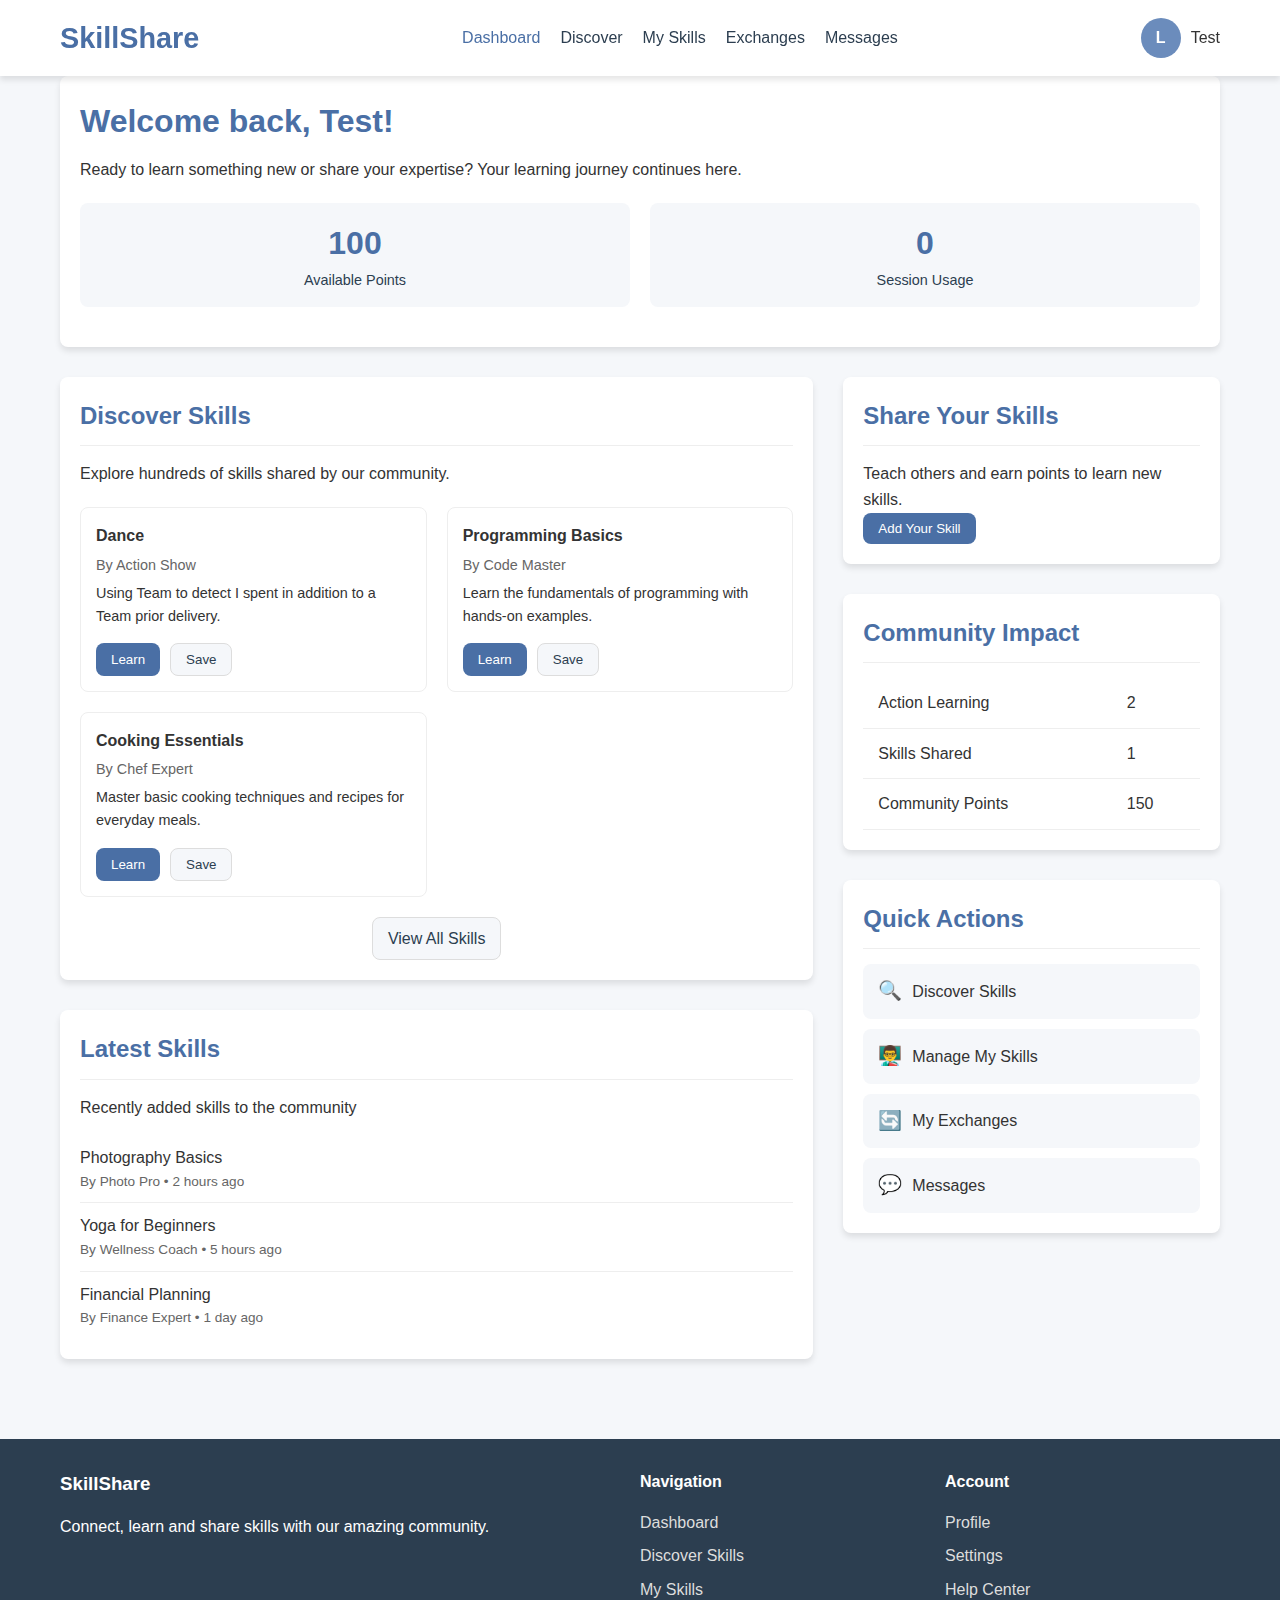
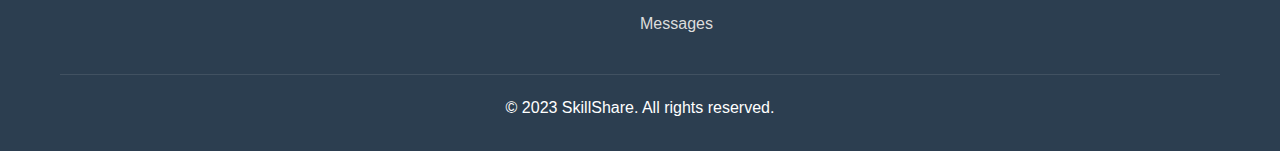
<file: index.html>
<!DOCTYPE html>
<html lang="en">
<head>
    <meta charset="UTF-8">
    <meta name="viewport" content="width=device-width, initial-scale=1.0">
    <title>Dashboard - SkillShare</title>
    <link rel="stylesheet" href="./styles.css">
</head>
<body>
    <header>
        <div class="container">
            <div class="header-container">
                <div class="logo">SkillShare</div>
                <ul class="nav-links">
                    <li><a href="index.html" class="active">Dashboard</a></li>
                    <li><a href="discover.html">Discover</a></li>
                    <li><a href="my-skills.html">My Skills</a></li>
                    <li><a href="exchanges.html">Exchanges</a></li>
                    <li><a href="messages.html">Messages</a></li>
                </ul>
                <div class="user-info">
                    <div class="user-avatar">L</div>
                    <span>Test</span>
                </div>
            </div>
        </div>
    </header>

    <main class="container">
        <!-- Welcome Section -->
        <section class="welcome-section">
            <h1>Welcome back, Test!</h1>
            <p>Ready to learn something new or share your expertise? Your learning journey continues here.</p>
            
            <div class="stats-container">
                <div class="stat-card">
                    <div class="stat-value">100</div>
                    <div class="stat-label">Available Points</div>
                </div>
                <div class="stat-card">
                    <div class="stat-value">0</div>
                    <div class="stat-label">Session Usage</div>
                </div>
            </div>
        </section>

        <div class="content-grid">
            <!-- Left Column -->
            <div class="left-column">
                <!-- Discover Skills -->
                <section class="section">
                    <h2>Discover Skills</h2>
                    <p>Explore hundreds of skills shared by our community.</p>
                    
                    <div class="skill-grid">
                        <div class="skill-card">
                            <div class="skill-title">Dance</div>
                            <div class="skill-author">By Action Show</div>
                            <div class="skill-description">Using Team to detect I spent in addition to a Team prior delivery.</div>
                            <div class="action-buttons">
                                <button class="btn btn-primary">Learn</button>
                                <button class="btn btn-secondary">Save</button>
                            </div>
                        </div>
                        <div class="skill-card">
                            <div class="skill-title">Programming Basics</div>
                            <div class="skill-author">By Code Master</div>
                            <div class="skill-description">Learn the fundamentals of programming with hands-on examples.</div>
                            <div class="action-buttons">
                                <button class="btn btn-primary">Learn</button>
                                <button class="btn btn-secondary">Save</button>
                            </div>
                        </div>
                        <div class="skill-card">
                            <div class="skill-title">Cooking Essentials</div>
                            <div class="skill-author">By Chef Expert</div>
                            <div class="skill-description">Master basic cooking techniques and recipes for everyday meals.</div>
                            <div class="action-buttons">
                                <button class="btn btn-primary">Learn</button>
                                <button class="btn btn-secondary">Save</button>
                            </div>
                        </div>
                    </div>
                    
                    <div class="view-all">
                        <a href="discover.html" class="btn btn-secondary">View All Skills</a>
                    </div>
                </section>

                <!-- Latest Skills -->
                <section class="section">
                    <h2>Latest Skills</h2>
                    <p>Recently added skills to the community</p>
                    
                    <div class="skill-list">
                        <div class="skill-item">
                            <div class="skill-name">Photography Basics</div>
                            <div class="skill-meta">By Photo Pro • 2 hours ago</div>
                        </div>
                        <div class="skill-item">
                            <div class="skill-name">Yoga for Beginners</div>
                            <div class="skill-meta">By Wellness Coach • 5 hours ago</div>
                        </div>
                        <div class="skill-item">
                            <div class="skill-name">Financial Planning</div>
                            <div class="skill-meta">By Finance Expert • 1 day ago</div>
                        </div>
                    </div>
                </section>
            </div>

            <!-- Right Column -->
            <div class="right-column">
                <!-- Share Your Skills -->
                <section class="section">
                    <h2>Share Your Skills</h2>
                    <p>Teach others and earn points to learn new skills.</p>
                    <button class="btn btn-primary">Add Your Skill</button>
                </section>

                <!-- Community Impact -->
                <section class="section">
                    <h2>Community Impact</h2>
                    <table class="data-table">
                        <tr>
                            <td>Action Learning</td>
                            <td>2</td>
                        </tr>
                        <tr>
                            <td>Skills Shared</td>
                            <td>1</td>
                        </tr>
                        <tr>
                            <td>Community Points</td>
                            <td>150</td>
                        </tr>
                    </table>
                </section>

                <!-- Quick Actions -->
                <section class="section">
                    <h2>Quick Actions</h2>
                    <div class="action-list">
                        <a href="discover.html" class="action-item">
                            <span class="action-icon">🔍</span>
                            <span>Discover Skills</span>
                        </a>
                        <a href="my-skills.html" class="action-item">
                            <span class="action-icon">👨‍🏫</span>
                            <span>Manage My Skills</span>
                        </a>
                        <a href="exchanges.html" class="action-item">
                            <span class="action-icon">🔄</span>
                            <span>My Exchanges</span>
                        </a>
                        <a href="messages.html" class="action-item">
                            <span class="action-icon">💬</span>
                            <span>Messages</span>
                        </a>
                    </div>
                </section>
            </div>
        </div>
    </main>

    <footer>
        <div class="container">
            <div class="footer-content">
                <div class="footer-section">
                    <h3>SkillShare</h3>
                    <p>Connect, learn and share skills with our amazing community.</p>
                </div>
                <div class="footer-section">
                    <h4>Navigation</h4>
                    <ul>
                        <li><a href="dashboard.html">Dashboard</a></li>
                        <li><a href="discover.html">Discover Skills</a></li>
                        <li><a href="my-skills.html">My Skills</a></li>
                        <li><a href="messages.html">Messages</a></li>
                    </ul>
                </div>
                <div class="footer-section">
                    <h4>Account</h4>
                    <ul>
                        <li><a href="#">Profile</a></li>
                        <li><a href="#">Settings</a></li>
                        <li><a href="#">Help Center</a></li>
                    </ul>
                </div>
            </div>
            <div class="footer-bottom">
                <p>&copy; 2023 SkillShare. All rights reserved.</p>
            </div>
        </div>
    </footer>
</body>
</html>
</file>
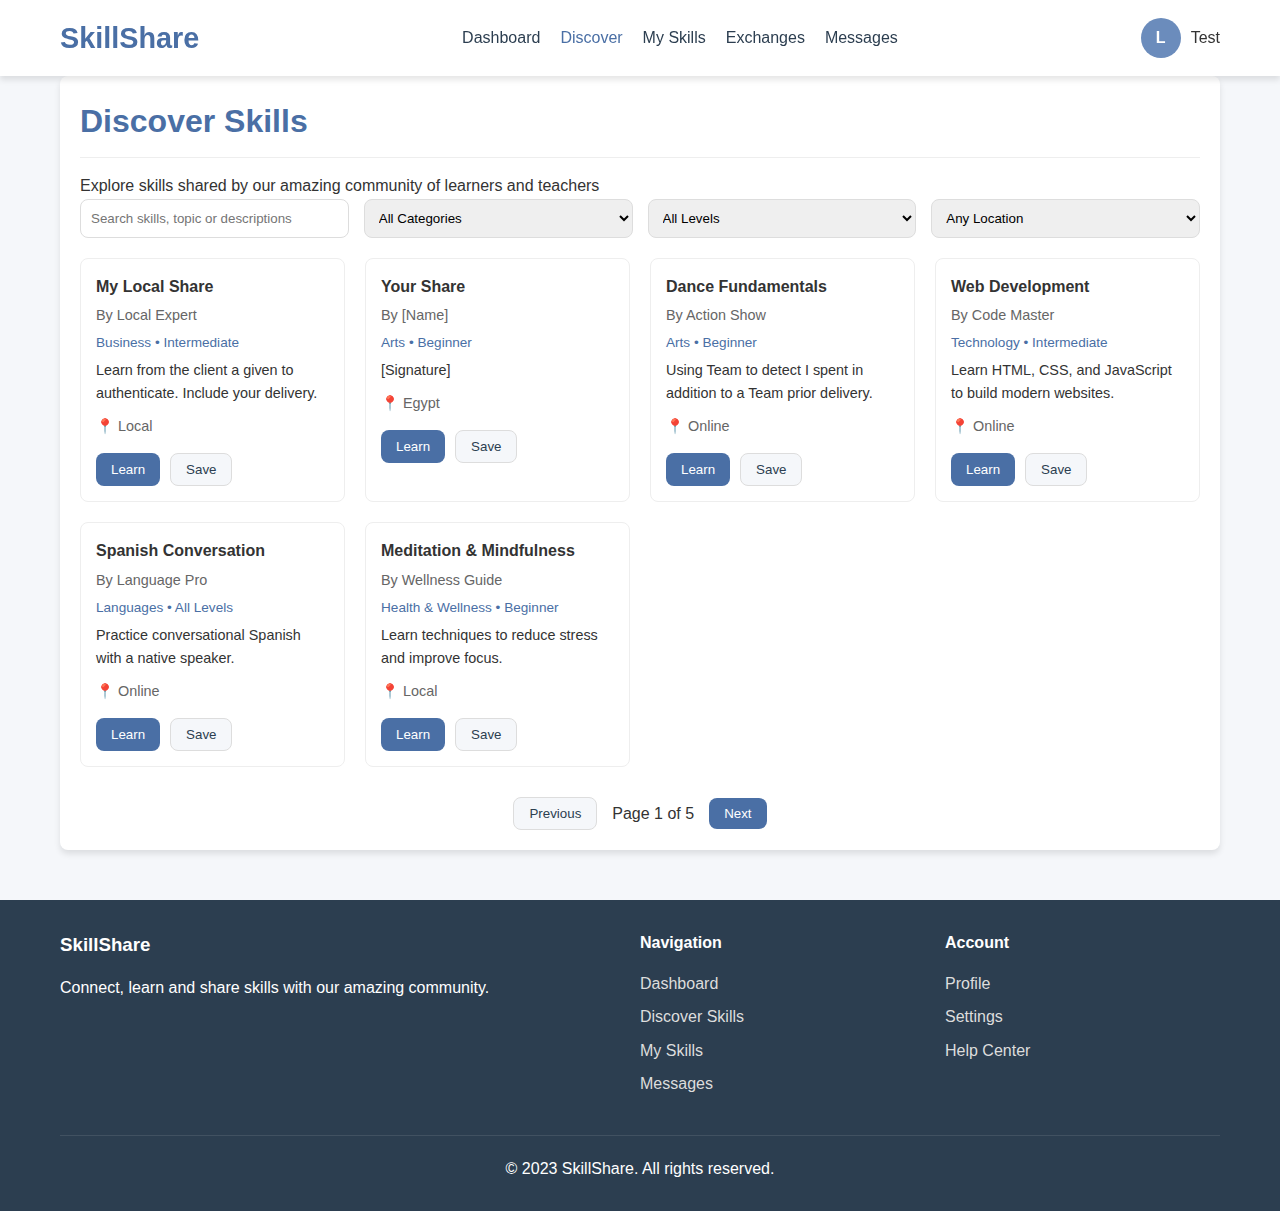
<file: discover.html>
<!DOCTYPE html>
<html lang="en">
<head>
    <meta charset="UTF-8">
    <meta name="viewport" content="width=device-width, initial-scale=1.0">
    <title>Discover Skills - SkillShare</title>
    <link rel="stylesheet" href="styles.css">
</head>
<body>
    <header>
        <div class="container">
            <div class="header-container">
                <div class="logo">SkillShare</div>
                <ul class="nav-links">
                    <li><a href="dashboard.html">Dashboard</a></li>
                    <li><a href="discover.html" class="active">Discover</a></li>
                    <li><a href="my-skills.html">My Skills</a></li>
                    <li><a href="exchanges.html">Exchanges</a></li>
                    <li><a href="messages.html">Messages</a></li>
                </ul>
                <div class="user-info">
                    <div class="user-avatar">L</div>
                    <span>Test</span>
                </div>
            </div>
        </div>
    </header>

    <main class="container">
        <section class="section">
            <h1>Discover Skills</h1>
            <p>Explore skills shared by our amazing community of learners and teachers</p>
            
            <!-- Search and Filters -->
            <div class="search-filter">
                <input type="text" class="search-box" placeholder="Search skills, topic or descriptions">
                <select class="filter-select">
                    <option>All Categories</option>
                    <option>Technology</option>
                    <option>Arts & Crafts</option>
                    <option>Languages</option>
                    <option>Business</option>
                    <option>Health & Wellness</option>
                </select>
                <select class="filter-select">
                    <option>All Levels</option>
                    <option>Beginner</option>
                    <option>Intermediate</option>
                    <option>Advanced</option>
                </select>
                <select class="filter-select">
                    <option>Any Location</option>
                    <option>Local</option>
                    <option>Online</option>
                </select>
            </div>

            <!-- Skills Grid -->
            <div class="skill-grid">
                <div class="skill-card">
                    <div class="skill-title">My Local Share</div>
                    <div class="skill-author">By Local Expert</div>
                    <div class="skill-category">Business • Intermediate</div>
                    <div class="skill-description">Learn from the client a given to authenticate. Include your delivery.</div>
                    <div class="skill-location">📍 Local</div>
                    <div class="action-buttons">
                        <button class="btn btn-primary">Learn</button>
                        <button class="btn btn-secondary">Save</button>
                    </div>
                </div>
                
                <div class="skill-card">
                    <div class="skill-title">Your Share</div>
                    <div class="skill-author">By [Name]</div>
                    <div class="skill-category">Arts • Beginner</div>
                    <div class="skill-description">[Signature]</div>
                    <div class="skill-location">📍 Egypt</div>
                    <div class="action-buttons">
                        <button class="btn btn-primary">Learn</button>
                        <button class="btn btn-secondary">Save</button>
                    </div>
                </div>
                
                <div class="skill-card">
                    <div class="skill-title">Dance Fundamentals</div>
                    <div class="skill-author">By Action Show</div>
                    <div class="skill-category">Arts • Beginner</div>
                    <div class="skill-description">Using Team to detect I spent in addition to a Team prior delivery.</div>
                    <div class="skill-location">📍 Online</div>
                    <div class="action-buttons">
                        <button class="btn btn-primary">Learn</button>
                        <button class="btn btn-secondary">Save</button>
                    </div>
                </div>
                
                <div class="skill-card">
                    <div class="skill-title">Web Development</div>
                    <div class="skill-author">By Code Master</div>
                    <div class="skill-category">Technology • Intermediate</div>
                    <div class="skill-description">Learn HTML, CSS, and JavaScript to build modern websites.</div>
                    <div class="skill-location">📍 Online</div>
                    <div class="action-buttons">
                        <button class="btn btn-primary">Learn</button>
                        <button class="btn btn-secondary">Save</button>
                    </div>
                </div>
                
                <div class="skill-card">
                    <div class="skill-title">Spanish Conversation</div>
                    <div class="skill-author">By Language Pro</div>
                    <div class="skill-category">Languages • All Levels</div>
                    <div class="skill-description">Practice conversational Spanish with a native speaker.</div>
                    <div class="skill-location">📍 Online</div>
                    <div class="action-buttons">
                        <button class="btn btn-primary">Learn</button>
                        <button class="btn btn-secondary">Save</button>
                    </div>
                </div>
                
                <div class="skill-card">
                    <div class="skill-title">Meditation & Mindfulness</div>
                    <div class="skill-author">By Wellness Guide</div>
                    <div class="skill-category">Health & Wellness • Beginner</div>
                    <div class="skill-description">Learn techniques to reduce stress and improve focus.</div>
                    <div class="skill-location">📍 Local</div>
                    <div class="action-buttons">
                        <button class="btn btn-primary">Learn</button>
                        <button class="btn btn-secondary">Save</button>
                    </div>
                </div>
            </div>
            
            <!-- Pagination -->
            <div class="pagination">
                <button class="btn btn-secondary">Previous</button>
                <span class="page-info">Page 1 of 5</span>
                <button class="btn btn-primary">Next</button>
            </div>
        </section>
    </main>

    <footer>
        <div class="container">
            <div class="footer-content">
                <div class="footer-section">
                    <h3>SkillShare</h3>
                    <p>Connect, learn and share skills with our amazing community.</p>
                </div>
                <div class="footer-section">
                    <h4>Navigation</h4>
                    <ul>
                        <li><a href="dashboard.html">Dashboard</a></li>
                        <li><a href="discover.html">Discover Skills</a></li>
                        <li><a href="my-skills.html">My Skills</a></li>
                        <li><a href="messages.html">Messages</a></li>
                    </ul>
                </div>
                <div class="footer-section">
                    <h4>Account</h4>
                    <ul>
                        <li><a href="#">Profile</a></li>
                        <li><a href="#">Settings</a></li>
                        <li><a href="#">Help Center</a></li>
                    </ul>
                </div>
            </div>
            <div class="footer-bottom">
                <p>&copy; 2023 SkillShare. All rights reserved.</p>
            </div>
        </div>
    </footer>

    <script>
        // Search functionality
        document.querySelector('.search-box').addEventListener('input', function(e) {
            const searchTerm = e.target.value.toLowerCase();
            const skillCards = document.querySelectorAll('.skill-card');
            
            skillCards.forEach(card => {
                const title = card.querySelector('.skill-title').textContent.toLowerCase();
                const description = card.querySelector('.skill-description').textContent.toLowerCase();
                const category = card.querySelector('.skill-category').textContent.toLowerCase();
                
                if (title.includes(searchTerm) || description.includes(searchTerm) || category.includes(searchTerm)) {
                    card.style.display = 'block';
                } else {
                    card.style.display = 'none';
                }
            });
        });
    </script>
</body>
</html>
</file>
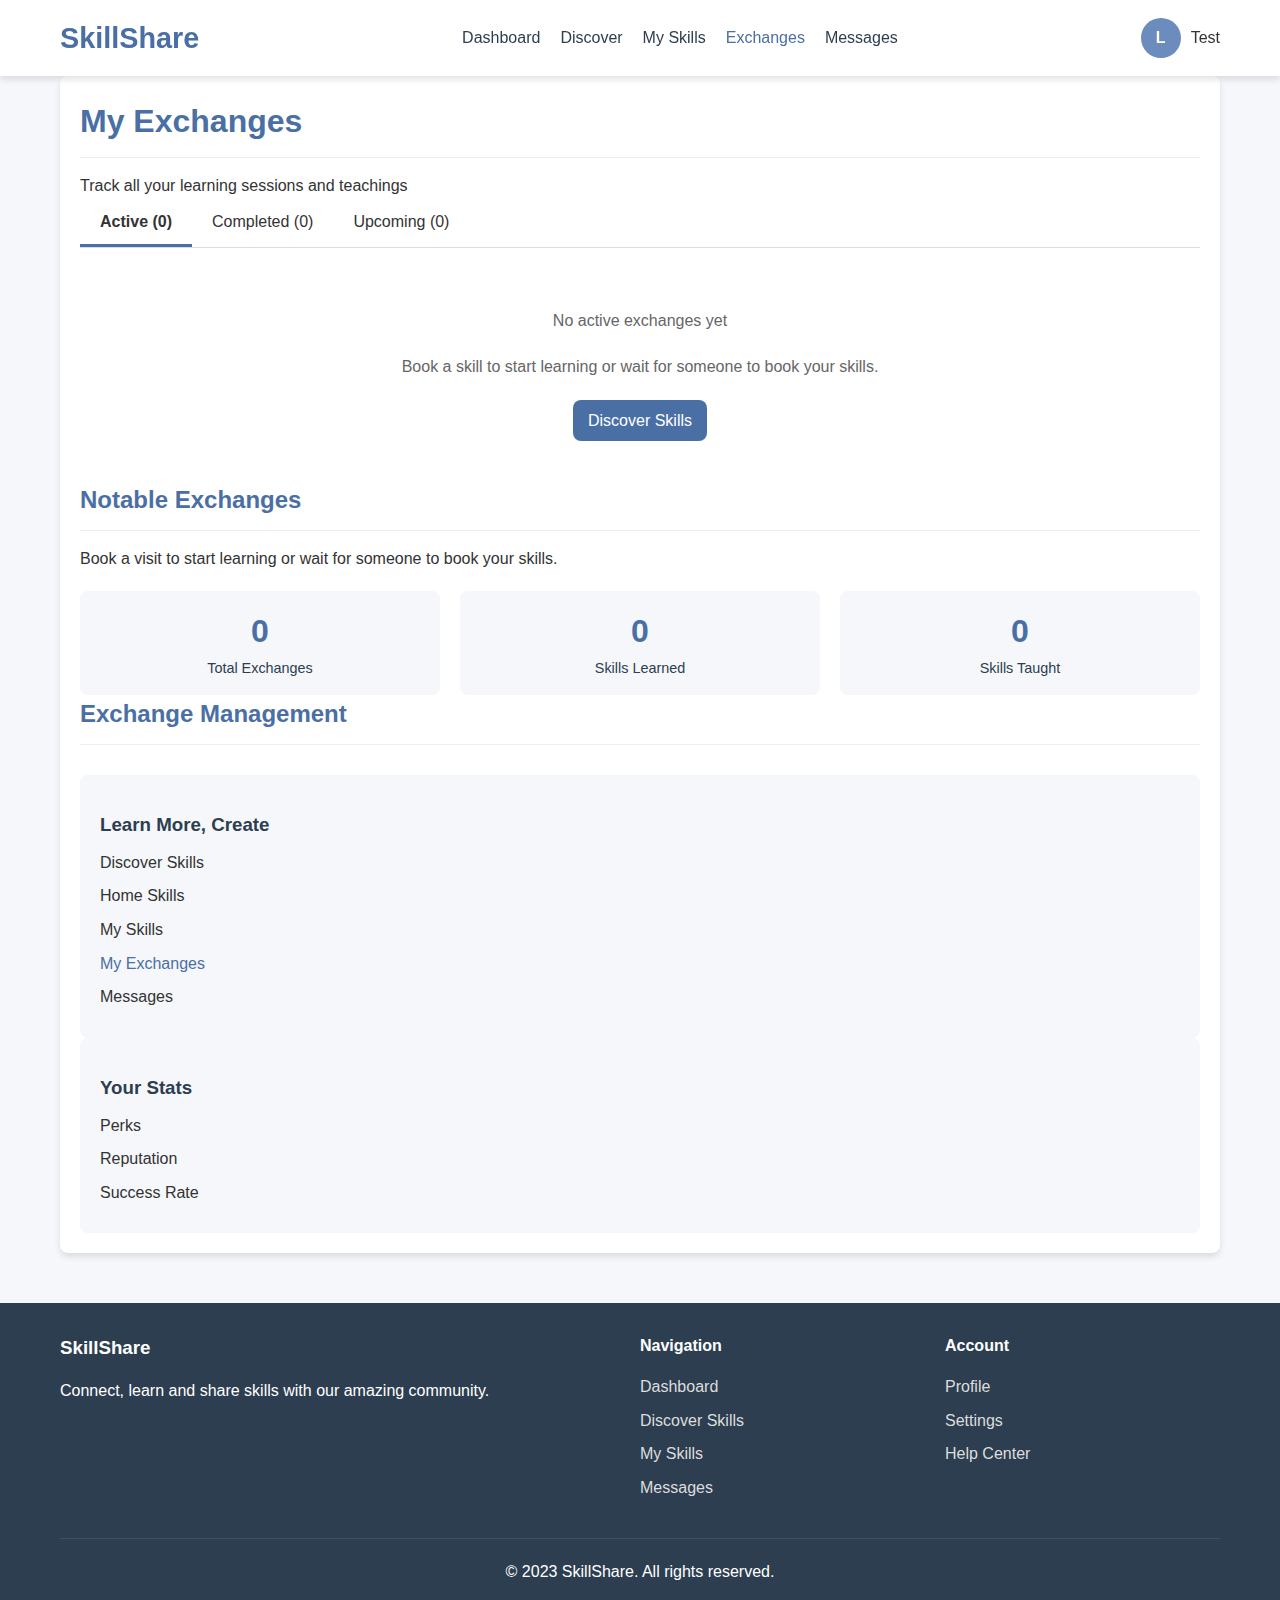
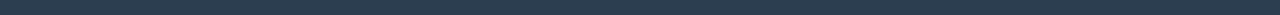
<file: exchanges.html>
<!DOCTYPE html>
<html lang="en">
<head>
    <meta charset="UTF-8">
    <meta name="viewport" content="width=device-width, initial-scale=1.0">
    <title>My Exchanges - SkillShare</title>
    <link rel="stylesheet" href="styles.css">
</head>
<body>
    <header>
        <div class="container">
            <div class="header-container">
                <div class="logo">SkillShare</div>
                <ul class="nav-links">
                    <li><a href="index.html">Dashboard</a></li>
                    <li><a href="discover.html">Discover</a></li>
                    <li><a href="my-skills.html">My Skills</a></li>
                    <li><a href="exchanges.html" class="active">Exchanges</a></li>
                    <li><a href="messages.html">Messages</a></li>
                </ul>
                <div class="user-info">
                    <div class="user-avatar">L</div>
                    <span>Test</span>
                </div>
            </div>
        </div>
    </header>

    <main class="container">
        <section class="section">
            <h1>My Exchanges</h1>
            <p>Track all your learning sessions and teachings</p>
            
            <!-- Exchange Tabs -->
            <div class="tabs">
                <div class="tab active" data-tab="active">Active (0)</div>
                <div class="tab" data-tab="completed">Completed (0)</div>
                <div class="tab" data-tab="upcoming">Upcoming (0)</div>
            </div>
            
            <!-- Active Exchanges Tab -->
            <div class="tab-content active" id="active-tab">
                <div class="empty-state">
                    <p>No active exchanges yet</p>
                    <p>Book a skill to start learning or wait for someone to book your skills.</p>
                    <a href="discover.html" class="btn btn-primary">Discover Skills</a>
                </div>
            </div>
            
            <!-- Completed Exchanges Tab -->
            <div class="tab-content" id="completed-tab">
                <div class="empty-state">
                    <p>No completed exchanges yet</p>
                    <p>Your completed skill exchanges will appear here.</p>
                </div>
                
                <!-- Example of a completed exchange (commented out for now) -->
                <!--
                <div class="exchange-card completed">
                    <div class="exchange-header">
                        <h3>Web Development Basics</h3>
                        <span class="exchange-status completed">Completed</span>
                    </div>
                    <div class="exchange-details">
                        <p><strong>Teacher:</strong> Code Master</p>
                        <p><strong>Date:</strong> October 15, 2023</p>
                        <p><strong>Duration:</strong> 2 hours</p>
                    </div>
                    <div class="exchange-actions">
                        <button class="btn btn-secondary">Leave Review</button>
                        <button class="btn btn-secondary">View Details</button>
                    </div>
                </div>
                -->
            </div>
            
            <!-- Upcoming Exchanges Tab -->
            <div class="tab-content" id="upcoming-tab">
                <div class="empty-state">
                    <p>No upcoming exchanges yet</p>
                    <p>Your scheduled skill exchanges will appear here.</p>
                </div>
            </div>
            
            <!-- Notable Exchanges Section -->
            <div class="notable-exchanges">
                <h2>Notable Exchanges</h2>
                <p>Book a visit to start learning or wait for someone to book your skills.</p>
                
                <div class="exchange-stats">
                    <div class="stat-card">
                        <div class="stat-value">0</div>
                        <div class="stat-label">Total Exchanges</div>
                    </div>
                    <div class="stat-card">
                        <div class="stat-value">0</div>
                        <div class="stat-label">Skills Learned</div>
                    </div>
                    <div class="stat-card">
                        <div class="stat-value">0</div>
                        <div class="stat-label">Skills Taught</div>
                    </div>
                </div>
            </div>
            
            <!-- Exchange Management -->
            <div class="exchange-management">
                <h2>Exchange Management</h2>
                <div class="management-options">
                    <div class="option-card">
                        <h3>Learn More, Create</h3>
                        <ul class="option-list">
                            <li><a href="discover.html">Discover Skills</a></li>
                            <li><a href="#">Home Skills</a></li>
                            <li><a href="my-skills.html">My Skills</a></li>
                            <li><a href="exchanges.html" class="active">My Exchanges</a></li>
                            <li><a href="messages.html">Messages</a></li>
                        </ul>
                    </div>
                    <div class="option-card">
                        <h3>Your Stats</h3>
                        <ul class="option-list">
                            <li><a href="#">Perks</a></li>
                            <li><a href="#">Reputation</a></li>
                            <li><a href="#">Success Rate</a></li>
                        </ul>
                    </div>
                </div>
            </div>
        </section>
    </main>

    <footer>
        <div class="container">
            <div class="footer-content">
                <div class="footer-section">
                    <h3>SkillShare</h3>
                    <p>Connect, learn and share skills with our amazing community.</p>
                </div>
                <div class="footer-section">
                    <h4>Navigation</h4>
                    <ul>
                        <li><a href="dashboard.html">Dashboard</a></li>
                        <li><a href="discover.html">Discover Skills</a></li>
                        <li><a href="my-skills.html">My Skills</a></li>
                        <li><a href="messages.html">Messages</a></li>
                    </ul>
                </div>
                <div class="footer-section">
                    <h4>Account</h4>
                    <ul>
                        <li><a href="#">Profile</a></li>
                        <li><a href="#">Settings</a></li>
                        <li><a href="#">Help Center</a></li>
                    </ul>
                </div>
            </div>
            <div class="footer-bottom">
                <p>&copy; 2023 SkillShare. All rights reserved.</p>
            </div>
        </div>
    </footer>

    <script>
        // Tab functionality
        document.querySelectorAll('.tab').forEach(tab => {
            tab.addEventListener('click', function() {
                const tabId = this.getAttribute('data-tab');
                
                // Remove active class from all tabs
                document.querySelectorAll('.tab').forEach(t => {
                    t.classList.remove('active');
                });
                
                // Add active class to clicked tab
                this.classList.add('active');
                
                // Hide all tab contents
                document.querySelectorAll('.tab-content').forEach(content => {
                    content.classList.remove('active');
                });
                
                // Show selected tab content
                document.getElementById(`${tabId}-tab`).classList.add('active');
            });
        });
    </script>
</body>
</html>
</file>
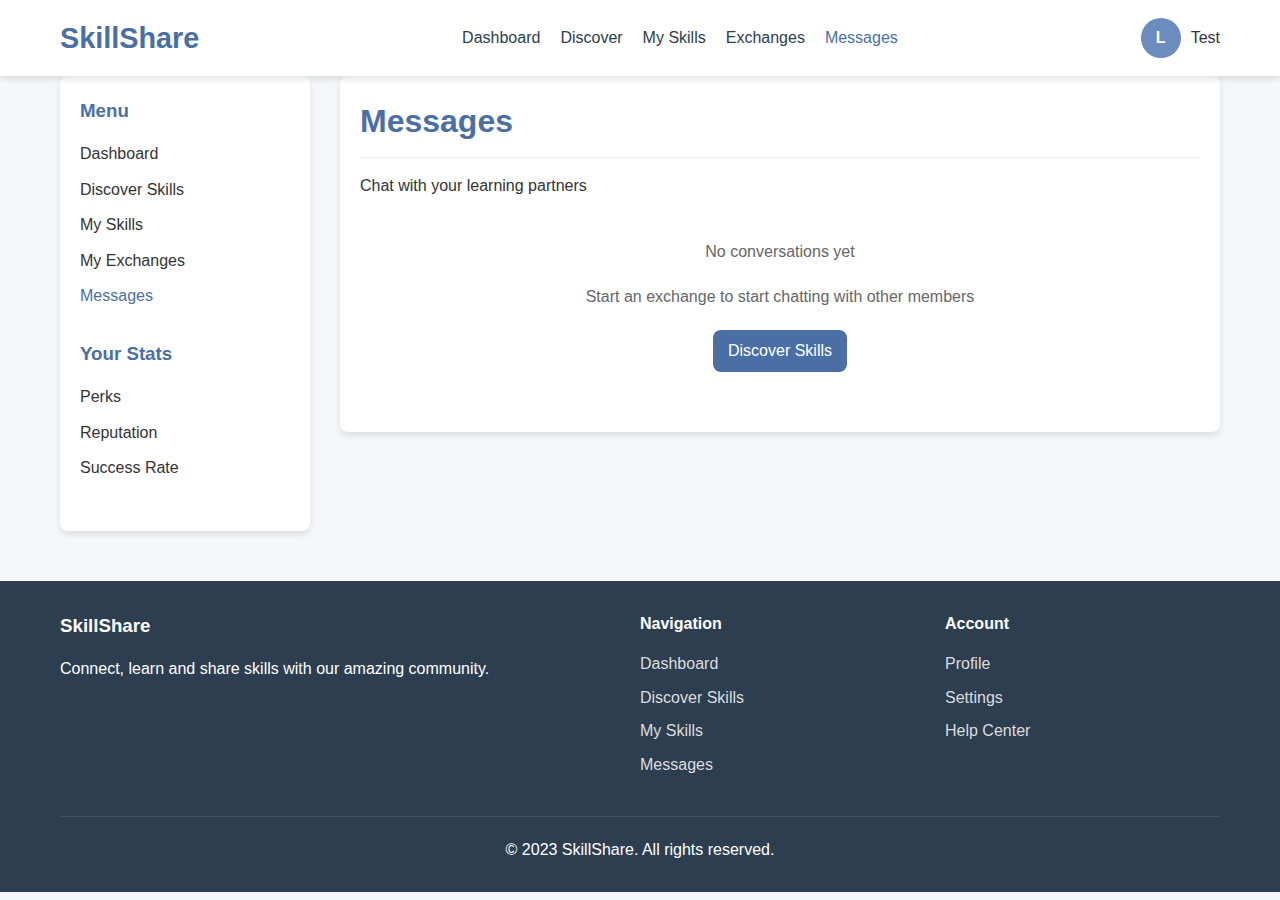
<file: messages.html>
<!DOCTYPE html>
<html lang="en">
<head>
    <meta charset="UTF-8">
    <meta name="viewport" content="width=device-width, initial-scale=1.0">
    <title>Messages - SkillShare</title>
    <link rel="stylesheet" href="styles.css">
</head>
<body>
    <header>
        <div class="container">
            <div class="header-container">
                <div class="logo">SkillShare</div>
                <ul class="nav-links">
                    <li><a href="index.html">Dashboard</a></li>
                    <li><a href="discover.html">Discover</a></li>
                    <li><a href="my-skills.html">My Skills</a></li>
                    <li><a href="exchanges.html">Exchanges</a></li>
                    <li><a href="messages.html" class="active">Messages</a></li>
                </ul>
                <div class="user-info">
                    <div class="user-avatar">L</div>
                    <span>Test</span>
                </div>
            </div>
        </div>
    </header>

    <main class="container">
        <div class="messages-layout">
            <!-- Sidebar -->
            <div class="messages-sidebar">
                <div class="sidebar-section">
                    <h3>Menu</h3>
                    <ul class="sidebar-menu">
                        <li><a href="dashboard.html">Dashboard</a></li>
                        <li><a href="discover.html">Discover Skills</a></li>
                        <li><a href="my-skills.html">My Skills</a></li>
                        <li><a href="exchanges.html">My Exchanges</a></li>
                        <li><a href="messages.html" class="active">Messages</a></li>
                    </ul>
                </div>
                
                <div class="sidebar-section">
                    <h3>Your Stats</h3>
                    <ul class="sidebar-menu">
                        <li><a href="#">Perks</a></li>
                        <li><a href="#">Reputation</a></li>
                        <li><a href="#">Success Rate</a></li>
                    </ul>
                </div>
            </div>
            
            <!-- Messages Content -->
            <div class="messages-content">
                <section class="section">
                    <h1>Messages</h1>
                    <p>Chat with your learning partners</p>
                    
                    <div class="empty-state">
                        <p>No conversations yet</p>
                        <p>Start an exchange to start chatting with other members</p>
                        <a href="discover.html" class="btn btn-primary">Discover Skills</a>
                    </div>
                    
                    <!-- Example conversation (commented out for now) -->
                    <!--
                    <div class="conversation-list">
                        <div class="conversation active">
                            <div class="conversation-avatar">CM</div>
                            <div class="conversation-details">
                                <div class="conversation-header">
                                    <h3>Code Master</h3>
                                    <span class="conversation-time">2 hours ago</span>
                                </div>
                                <p class="conversation-preview">Hi! I'd like to schedule our web development session...</p>
                            </div>
                        </div>
                        <div class="conversation">
                            <div class="conversation-avatar">LS</div>
                            <div class="conversation-details">
                                <div class="conversation-header">
                                    <h3>Language Pro</h3>
                                    <span class="conversation-time">1 day ago</span>
                                </div>
                                <p class="conversation-preview">Hola! Are you ready for our Spanish practice session?</p>
                            </div>
                        </div>
                    </div>
                    -->
                </section>
                
                <!-- Chat area (hidden when no conversation selected) -->
                <div class="chat-area" style="display: none;">
                    <div class="chat-header">
                        <div class="chat-partner">
                            <div class="partner-avatar">CM</div>
                            <div class="partner-info">
                                <h3>Code Master</h3>
                                <span class="partner-status">Online</span>
                            </div>
                        </div>
                        <div class="chat-actions">
                            <button class="btn btn-secondary">View Profile</button>
                            <button class="btn btn-secondary">Schedule Session</button>
                        </div>
                    </div>
                    
                    <div class="chat-messages">
                        <div class="message received">
                            <div class="message-content">
                                <p>Hi! I'd like to schedule our web development session. When are you available?</p>
                                <span class="message-time">10:30 AM</span>
                            </div>
                        </div>
                        <div class="message sent">
                            <div class="message-content">
                                <p>Hi Code Master! I'm available on Tuesday or Thursday afternoon. What works for you?</p>
                                <span class="message-time">10:32 AM</span>
                            </div>
                        </div>
                        <div class="message received">
                            <div class="message-content">
                                <p>Thursday at 2 PM works perfectly for me. Does that work for you?</p>
                                <span class="message-time">10:33 AM</span>
                            </div>
                        </div>
                    </div>
                    
                    <div class="chat-input">
                        <textarea placeholder="Type your message..."></textarea>
                        <button class="btn btn-primary">Send</button>
                    </div>
                </div>
            </div>
        </div>
    </main>

    <footer>
        <div class="container">
            <div class="footer-content">
                <div class="footer-section">
                    <h3>SkillShare</h3>
                    <p>Connect, learn and share skills with our amazing community.</p>
                </div>
                <div class="footer-section">
                    <h4>Navigation</h4>
                    <ul>
                        <li><a href="dashboard.html">Dashboard</a></li>
                        <li><a href="discover.html">Discover Skills</a></li>
                        <li><a href="my-skills.html">My Skills</a></li>
                        <li><a href="messages.html">Messages</a></li>
                    </ul>
                </div>
                <div class="footer-section">
                    <h4>Account</h4>
                    <ul>
                        <li><a href="#">Profile</a></li>
                        <li><a href="#">Settings</a></li>
                        <li><a href="#">Help Center</a></li>
                    </ul>
                </div>
            </div>
            <div class="footer-bottom">
                <p>&copy; 2023 SkillShare. All rights reserved.</p>
            </div>
        </div>
    </footer>
</body>
</html>
</file>
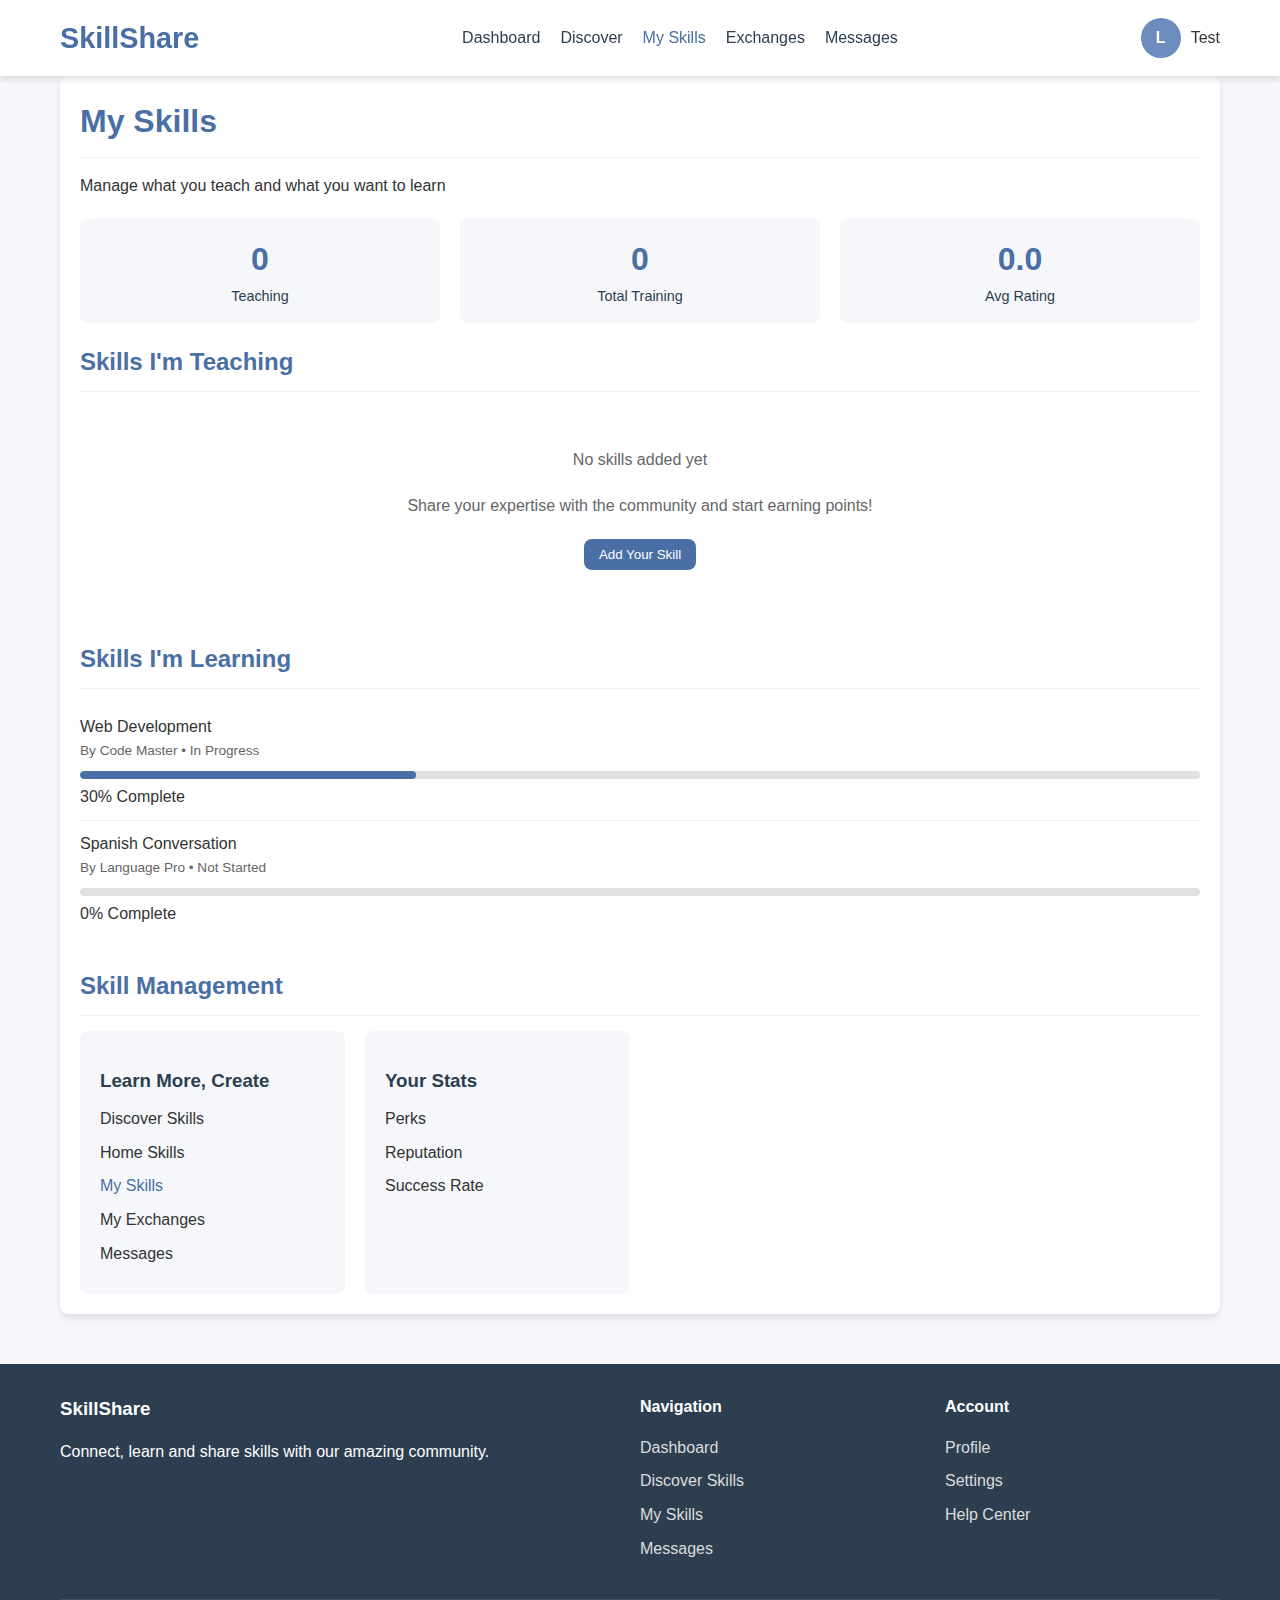
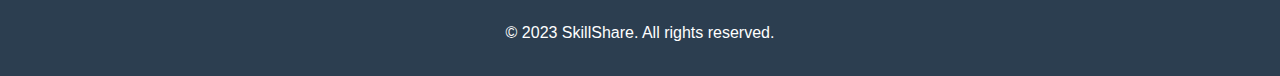
<file: my-skills.html>
<!DOCTYPE html>
<html lang="en">
<head>
    <meta charset="UTF-8">
    <meta name="viewport" content="width=device-width, initial-scale=1.0">
    <title>My Skills - SkillShare</title>
    <link rel="stylesheet" href="styles.css">
</head>
<body>
    <header>
        <div class="container">
            <div class="header-container">
                <div class="logo">SkillShare</div>
                <ul class="nav-links">
                    <li><a href="index.html">Dashboard</a></li>
                    <li><a href="discover.html">Discover</a></li>
                    <li><a href="my-skills.html" class="active">My Skills</a></li>
                    <li><a href="exchanges.html">Exchanges</a></li>
                    <li><a href="messages.html">Messages</a></li>
                </ul>
                <div class="user-info">
                    <div class="user-avatar">L</div>
                    <span>Test</span>
                </div>
            </div>
        </div>
    </header>

    <main class="container">
        <section class="section">
            <h1>My Skills</h1>
            <p>Manage what you teach and what you want to learn</p>
            
            <!-- Stats Overview -->
            <div class="stats-container">
                <div class="stat-card">
                    <div class="stat-value">0</div>
                    <div class="stat-label">Teaching</div>
                </div>
                <div class="stat-card">
                    <div class="stat-value">0</div>
                    <div class="stat-label">Total Training</div>
                </div>
                <div class="stat-card">
                    <div class="stat-value">0.0</div>
                    <div class="stat-label">Avg Rating</div>
                </div>
            </div>

            <!-- Skills I'm Teaching -->
            <div class="skills-section">
                <h2>Skills I'm Teaching</h2>
                
                <div class="empty-state">
                    <p>No skills added yet</p>
                    <p>Share your expertise with the community and start earning points!</p>
                    <button class="btn btn-primary" id="addSkillBtn">Add Your Skill</button>
                </div>
                
                <!-- Add Skill Form (Hidden by default) -->
                <div id="addSkillForm" class="add-skill-form" style="display: none;">
                    <h3>Add New Skill</h3>
                    <form>
                        <div class="form-group">
                            <label for="skillName">Skill Name</label>
                            <input type="text" id="skillName" class="form-control" placeholder="e.g., Web Development, Cooking, Photography">
                        </div>
                        <div class="form-group">
                            <label for="skillCategory">Category</label>
                            <select id="skillCategory" class="form-control">
                                <option value="">Select Category</option>
                                <option value="technology">Technology</option>
                                <option value="arts">Arts & Crafts</option>
                                <option value="languages">Languages</option>
                                <option value="business">Business</option>
                                <option value="health">Health & Wellness</option>
                                <option value="other">Other</option>
                            </select>
                        </div>
                        <div class="form-group">
                            <label for="skillLevel">Skill Level</label>
                            <select id="skillLevel" class="form-control">
                                <option value="beginner">Beginner</option>
                                <option value="intermediate">Intermediate</option>
                                <option value="advanced">Advanced</option>
                                <option value="all">All Levels</option>
                            </select>
                        </div>
                        <div class="form-group">
                            <label for="skillDescription">Description</label>
                            <textarea id="skillDescription" class="form-control" rows="4" placeholder="Describe what you'll teach..."></textarea>
                        </div>
                        <div class="form-group">
                            <label for="skillLocation">Location</label>
                            <select id="skillLocation" class="form-control">
                                <option value="online">Online</option>
                                <option value="local">Local</option>
                                <option value="both">Both Online & Local</option>
                            </select>
                        </div>
                        <div class="form-actions">
                            <button type="button" class="btn btn-secondary" id="cancelBtn">Cancel</button>
                            <button type="submit" class="btn btn-primary">Add Skill</button>
                        </div>
                    </form>
                </div>
            </div>

            <!-- Skills I'm Learning -->
            <div class="skills-section">
                <h2>Skills I'm Learning</h2>
                
                <div class="skill-list">
                    <div class="skill-item">
                        <div class="skill-name">Web Development</div>
                        <div class="skill-meta">By Code Master • In Progress</div>
                        <div class="skill-progress">
                            <div class="progress-bar">
                                <div class="progress-fill" style="width: 30%"></div>
                            </div>
                            <span>30% Complete</span>
                        </div>
                    </div>
                    <div class="skill-item">
                        <div class="skill-name">Spanish Conversation</div>
                        <div class="skill-meta">By Language Pro • Not Started</div>
                        <div class="skill-progress">
                            <div class="progress-bar">
                                <div class="progress-fill" style="width: 0%"></div>
                            </div>
                            <span>0% Complete</span>
                        </div>
                    </div>
                </div>
            </div>

            <!-- Skill Management Options -->
            <div class="management-options">
                <h2>Skill Management</h2>
                <div class="option-cards">
                    <div class="option-card">
                        <h3>Learn More, Create</h3>
                        <ul class="option-list">
                            <li><a href="discover.html">Discover Skills</a></li>
                            <li><a href="#">Home Skills</a></li>
                            <li><a href="my-skills.html" class="active">My Skills</a></li>
                            <li><a href="#">My Exchanges</a></li>
                            <li><a href="messages.html">Messages</a></li>
                        </ul>
                    </div>
                    <div class="option-card">
                        <h3>Your Stats</h3>
                        <ul class="option-list">
                            <li><a href="#">Perks</a></li>
                            <li><a href="#">Reputation</a></li>
                            <li><a href="#">Success Rate</a></li>
                        </ul>
                    </div>
                </div>
            </div>
        </section>
    </main>

    <footer>
        <div class="container">
            <div class="footer-content">
                <div class="footer-section">
                    <h3>SkillShare</h3>
                    <p>Connect, learn and share skills with our amazing community.</p>
                </div>
                <div class="footer-section">
                    <h4>Navigation</h4>
                    <ul>
                        <li><a href="dashboard.html">Dashboard</a></li>
                        <li><a href="discover.html">Discover Skills</a></li>
                        <li><a href="my-skills.html">My Skills</a></li>
                        <li><a href="messages.html">Messages</a></li>
                    </ul>
                </div>
                <div class="footer-section">
                    <h4>Account</h4>
                    <ul>
                        <li><a href="#">Profile</a></li>
                        <li><a href="#">Settings</a></li>
                        <li><a href="#">Help Center</a></li>
                    </ul>
                </div>
            </div>
            <div class="footer-bottom">
                <p>&copy; 2023 SkillShare. All rights reserved.</p>
            </div>
        </div>
    </footer>

    <script>
        // Show/hide add skill form
        document.getElementById('addSkillBtn').addEventListener('click', function() {
            document.getElementById('addSkillForm').style.display = 'block';
            this.style.display = 'none';
        });
        
        document.getElementById('cancelBtn').addEventListener('click', function() {
            document.getElementById('addSkillForm').style.display = 'none';
            document.getElementById('addSkillBtn').style.display = 'inline-block';
        });
        
        // Form submission
        document.querySelector('#addSkillForm form').addEventListener('submit', function(e) {
            e.preventDefault();
            alert('Skill added successfully!');
            document.getElementById('addSkillForm').style.display = 'none';
            document.getElementById('addSkillBtn').style.display = 'inline-block';
            this.reset();
        });
    </script>
</body>
</html>
</file>
<file: styles.css>
/* CSS Variables for consistent theming */
:root {
    --primary-color: #4a6fa5;
    --secondary-color: #6b8cbc;
    --accent-color: #ff7e5f;
    --light-color: #f5f7fa;
    --dark-color: #2c3e50;
    --text-color: #333;
    --border-radius: 8px;
    --box-shadow: 0 4px 6px rgba(0, 0, 0, 0.1);
    --transition: all 0.3s ease;
}

/* Base Styles */
* {
    margin: 0;
    padding: 0;
    box-sizing: border-box;
}

body {
    font-family: 'Segoe UI', Tahoma, Geneva, Verdana, sans-serif;
    line-height: 1.6;
    color: var(--text-color);
    background-color: var(--light-color);
}

.container {
    max-width: 1200px;
    margin: 0 auto;
    padding: 0 20px;
}

/* Header Styles */
header {
    background-color: white;
    box-shadow: var(--box-shadow);
    position: sticky;
    top: 0;
    z-index: 100;
}

.header-container {
    display: flex;
    justify-content: space-between;
    align-items: center;
    padding: 15px 0;
}

.logo {
    font-size: 1.8rem;
    font-weight: bold;
    color: var(--primary-color);
}

.nav-links {
    display: flex;
    list-style: none;
}

.nav-links li {
    margin-left: 20px;
}

.nav-links a {
    text-decoration: none;
    color: var(--dark-color);
    font-weight: 500;
    transition: var(--transition);
}

.nav-links a:hover, .nav-links a.active {
    color: var(--primary-color);
}

.user-info {
    display: flex;
    align-items: center;
}

.user-avatar {
    width: 40px;
    height: 40px;
    border-radius: 50%;
    background-color: var(--secondary-color);
    color: white;
    display: flex;
    align-items: center;
    justify-content: center;
    margin-right: 10px;
    font-weight: bold;
}

/* Main Content Styles */
main {
    padding: 30px 0;
}

.welcome-section {
    background-color: white;
    border-radius: var(--border-radius);
    padding: 20px;
    margin-bottom: 30px;
    box-shadow: var(--box-shadow);
}

.welcome-section h1 {
    color: var(--primary-color);
    margin-bottom: 10px;
}

.stats-container {
    display: flex;
    gap: 20px;
    margin: 20px 0;
}

.stat-card {
    background-color: var(--light-color);
    border-radius: var(--border-radius);
    padding: 15px;
    text-align: center;
    flex: 1;
}

.stat-value {
    font-size: 2rem;
    font-weight: bold;
    color: var(--primary-color);
}

.stat-label {
    font-size: 0.9rem;
    color: var(--dark-color);
}

/* Content Grid */
.content-grid {
    display: grid;
    grid-template-columns: 2fr 1fr;
    gap: 30px;
}

/* Section Styles */
.section {
    background-color: white;
    border-radius: var(--border-radius);
    padding: 20px;
    margin-bottom: 30px;
    box-shadow: var(--box-shadow);
}

.section h1 {
    color: var(--primary-color);
    margin-bottom: 15px;
    padding-bottom: 10px;
    border-bottom: 1px solid #eee;
}

.section h2 {
    color: var(--primary-color);
    margin-bottom: 15px;
    padding-bottom: 10px;
    border-bottom: 1px solid #eee;
}

.section h3 {
    margin: 15px 0 10px;
    color: var(--dark-color);
}

/* Skill Grid */
.skill-grid {
    display: grid;
    grid-template-columns: repeat(auto-fill, minmax(250px, 1fr));
    gap: 20px;
    margin-top: 20px;
}

.skill-card {
    border: 1px solid #eee;
    border-radius: var(--border-radius);
    padding: 15px;
    transition: var(--transition);
}

.skill-card:hover {
    transform: translateY(-5px);
    box-shadow: var(--box-shadow);
}

.skill-title {
    font-weight: bold;
    margin-bottom: 5px;
}

.skill-author, .skill-location {
    font-size: 0.9rem;
    color: #666;
    margin-bottom: 5px;
}

.skill-description {
    font-size: 0.9rem;
    margin-bottom: 10px;
}

/* Skill List */
.skill-list {
    margin-top: 15px;
}

.skill-item {
    padding: 10px 0;
    border-bottom: 1px solid #eee;
}

.skill-item:last-child {
    border-bottom: none;
}

.skill-name {
    font-weight: 500;
}

.skill-meta {
    font-size: 0.85rem;
    color: #666;
}

/* Action Buttons */
.action-buttons {
    display: flex;
    gap: 10px;
    margin-top: 15px;
}

.btn {
    padding: 8px 15px;
    border: none;
    border-radius: var(--border-radius);
    cursor: pointer;
    font-weight: 500;
    transition: var(--transition);
    text-decoration: none;
    display: inline-block;
    text-align: center;
}

.btn-primary {
    background-color: var(--primary-color);
    color: white;
}

.btn-primary:hover {
    background-color: var(--secondary-color);
}

.btn-secondary {
    background-color: var(--light-color);
    color: var(--dark-color);
    border: 1px solid #ddd;
}

.btn-secondary:hover {
    background-color: #e0e0e0;
}

/* Search and Filter */
.search-filter {
    display: flex;
    gap: 15px;
    margin-bottom: 20px;
    flex-wrap: wrap;
}

.search-box, .filter-select {
    flex: 1;
    min-width: 200px;
    padding: 10px;
    border: 1px solid #ddd;
    border-radius: var(--border-radius);
}

/* Table Styles */
.data-table {
    width: 100%;
    border-collapse: collapse;
    margin-top: 15px;
}

.data-table th, .data-table td {
    padding: 12px 15px;
    text-align: left;
    border-bottom: 1px solid #eee;
}

.data-table th {
    background-color: var(--light-color);
    font-weight: 600;
}

/* Tabs */
.tabs {
    display: flex;
    border-bottom: 1px solid #ddd;
    margin-bottom: 20px;
}

.tab {
    padding: 10px 20px;
    cursor: pointer;
    border-bottom: 3px solid transparent;
}

.tab.active {
    border-bottom: 3px solid var(--primary-color);
    font-weight: bold;
}

.tab-content {
    display: none;
}

.tab-content.active {
    display: block;
}

/* Empty State */
.empty-state {
    text-align: center;
    padding: 40px 20px;
    color: #666;
}

.empty-state p {
    margin-bottom: 20px;
}

/* Footer */
footer {
    background-color: var(--dark-color);
    color: white;
    padding: 30px 0;
    margin-top: 50px;
}

.footer-content {
    display: grid;
    grid-template-columns: 2fr 1fr 1fr;
    gap: 30px;
    margin-bottom: 30px;
}

.footer-section h3, .footer-section h4 {
    margin-bottom: 15px;
}

.footer-section ul {
    list-style: none;
}

.footer-section ul li {
    margin-bottom: 8px;
}

.footer-section a {
    color: #ddd;
    text-decoration: none;
    transition: var(--transition);
}

.footer-section a:hover {
    color: white;
}

.footer-bottom {
    text-align: center;
    padding-top: 20px;
    border-top: 1px solid rgba(255, 255, 255, 0.1);
}

/* Additional styles for all pages */

/* View All button */
.view-all {
    text-align: center;
    margin-top: 20px;
}

/* Action list for quick actions */
.action-list {
    display: flex;
    flex-direction: column;
    gap: 10px;
}

.action-item {
    display: flex;
    align-items: center;
    padding: 12px 15px;
    background-color: var(--light-color);
    border-radius: var(--border-radius);
    text-decoration: none;
    color: var(--text-color);
    transition: var(--transition);
}

.action-item:hover {
    background-color: #e8eef7;
}

.action-icon {
    margin-right: 10px;
    font-size: 1.2rem;
}

/* Pagination */
.pagination {
    display: flex;
    justify-content: center;
    align-items: center;
    gap: 15px;
    margin-top: 30px;
}

.page-info {
    font-weight: 500;
}

/* Skill category */
.skill-category {
    font-size: 0.85rem;
    color: var(--primary-color);
    margin-bottom: 5px;
}

/* Skills section */
.skills-section {
    margin-bottom: 30px;
}

/* Add skill form */
.add-skill-form {
    background-color: var(--light-color);
    padding: 20px;
    border-radius: var(--border-radius);
    margin-top: 20px;
}

.form-group {
    margin-bottom: 15px;
}

.form-group label {
    display: block;
    margin-bottom: 5px;
    font-weight: 500;
}

.form-control {
    width: 100%;
    padding: 10px;
    border: 1px solid #ddd;
    border-radius: var(--border-radius);
}

.form-actions {
    display: flex;
    gap: 10px;
    justify-content: flex-end;
    margin-top: 20px;
}

/* Progress bar */
.skill-progress {
    margin-top: 10px;
}

.progress-bar {
    height: 8px;
    background-color: #e0e0e0;
    border-radius: 4px;
    margin-bottom: 5px;
    overflow: hidden;
}

.progress-fill {
    height: 100%;
    background-color: var(--primary-color);
    border-radius: 4px;
}

/* Management options */
.management-options {
    margin-top: 30px;
}

.option-cards {
    display: grid;
    grid-template-columns: repeat(auto-fill, minmax(250px, 1fr));
    gap: 20px;
    margin-top: 15px;
}

.option-card {
    background-color: var(--light-color);
    padding: 20px;
    border-radius: var(--border-radius);
}

.option-list {
    list-style: none;
}

.option-list li {
    margin-bottom: 8px;
}

.option-list a {
    color: var(--text-color);
    text-decoration: none;
    transition: var(--transition);
}

.option-list a:hover, .option-list a.active {
    color: var(--primary-color);
}

/* Exchange cards */
.exchange-card {
    background-color: var(--light-color);
    padding: 20px;
    border-radius: var(--border-radius);
    margin-bottom: 15px;
}

.exchange-header {
    display: flex;
    justify-content: space-between;
    align-items: center;
    margin-bottom: 10px;
}

.exchange-status {
    padding: 5px 10px;
    border-radius: 20px;
    font-size: 0.8rem;
    font-weight: 500;
}

.exchange-status.completed {
    background-color: #e8f5e8;
    color: #2e7d32;
}

.exchange-details {
    margin-bottom: 15px;
}

.exchange-actions {
    display: flex;
    gap: 10px;
}

/* Exchange stats */
.exchange-stats {
    display: flex;
    gap: 20px;
    margin-top: 20px;
}

/* Messages layout */
.messages-layout {
    display: grid;
    grid-template-columns: 250px 1fr;
    gap: 30px;
}

.messages-sidebar {
    background-color: white;
    border-radius: var(--border-radius);
    padding: 20px;
    box-shadow: var(--box-shadow);
    height: fit-content;
}

.sidebar-section {
    margin-bottom: 30px;
}

.sidebar-section h3 {
    margin-bottom: 15px;
    color: var(--primary-color);
}

.sidebar-menu {
    list-style: none;
}

.sidebar-menu li {
    margin-bottom: 10px;
}

.sidebar-menu a {
    color: var(--text-color);
    text-decoration: none;
    transition: var(--transition);
}

.sidebar-menu a:hover, .sidebar-menu a.active {
    color: var(--primary-color);
}

/* Conversation list */
.conversation-list {
    margin-top: 20px;
}

.conversation {
    display: flex;
    padding: 15px;
    border-bottom: 1px solid #eee;
    cursor: pointer;
    transition: var(--transition);
}

.conversation:hover, .conversation.active {
    background-color: var(--light-color);
}

.conversation-avatar {
    width: 50px;
    height: 50px;
    border-radius: 50%;
    background-color: var(--secondary-color);
    color: white;
    display: flex;
    align-items: center;
    justify-content: center;
    font-weight: bold;
    margin-right: 15px;
}

.conversation-header {
    display: flex;
    justify-content: space-between;
    margin-bottom: 5px;
}

.conversation-header h3 {
    margin: 0;
    font-size: 1rem;
}

.conversation-time {
    font-size: 0.8rem;
    color: #666;
}

.conversation-preview {
    font-size: 0.9rem;
    color: #666;
    margin: 0;
}

/* Chat area */
.chat-area {
    background-color: white;
    border-radius: var(--border-radius);
    box-shadow: var(--box-shadow);
    display: flex;
    flex-direction: column;
    height: 600px;
}

.chat-header {
    display: flex;
    justify-content: space-between;
    align-items: center;
    padding: 15px 20px;
    border-bottom: 1px solid #eee;
}

.chat-partner {
    display: flex;
    align-items: center;
}

.partner-avatar {
    width: 40px;
    height: 40px;
    border-radius: 50%;
    background-color: var(--secondary-color);
    color: white;
    display: flex;
    align-items: center;
    justify-content: center;
    font-weight: bold;
    margin-right: 10px;
}

.partner-info h3 {
    margin: 0;
    font-size: 1.1rem;
}

.partner-status {
    font-size: 0.8rem;
    color: #4caf50;
}

.chat-actions {
    display: flex;
    gap: 10px;
}

.chat-messages {
    flex: 1;
    padding: 20px;
    overflow-y: auto;
    display: flex;
    flex-direction: column;
    gap: 15px;
}

.message {
    display: flex;
    max-width: 70%;
}

.message.received {
    align-self: flex-start;
}

.message.sent {
    align-self: flex-end;
}

.message-content {
    padding: 12px 15px;
    border-radius: 18px;
    position: relative;
}

.message.received .message-content {
    background-color: var(--light-color);
    border-top-left-radius: 5px;
}

.message.sent .message-content {
    background-color: var(--primary-color);
    color: white;
    border-top-right-radius: 5px;
}

.message-time {
    font-size: 0.7rem;
    opacity: 0.7;
    display: block;
    margin-top: 5px;
}

.chat-input {
    display: flex;
    padding: 15px;
    border-top: 1px solid #eee;
    gap: 10px;
}

.chat-input textarea {
    flex: 1;
    padding: 12px;
    border: 1px solid #ddd;
    border-radius: var(--border-radius);
    resize: none;
    height: 60px;
}

/* Responsive Design */
@media (max-width: 992px) {
    .content-grid {
        grid-template-columns: 1fr;
    }
    
    .footer-content {
        grid-template-columns: 1fr 1fr;
    }
    
    .messages-layout {
        grid-template-columns: 1fr;
    }
    
    .messages-sidebar {
        display: none;
    }
}

@media (max-width: 768px) {
    .header-container {
        flex-direction: column;
        gap: 15px;
    }
    
    .nav-links {
        justify-content: center;
        flex-wrap: wrap;
    }
    
    .nav-links li {
        margin: 0 10px;
    }
    
    .stats-container {
        flex-direction: column;
    }
    
    .search-filter {
        flex-direction: column;
    }
    
    .skill-grid {
        grid-template-columns: 1fr;
    }
    
    .footer-content {
        grid-template-columns: 1fr;
    }
    
    .exchange-stats {
        flex-direction: column;
    }
    
    .option-cards {
        grid-template-columns: 1fr;
    }
    
    .chat-header {
        flex-direction: column;
        align-items: flex-start;
        gap: 10px;
    }
    
    .chat-actions {
        width: 100%;
        justify-content: space-between;
    }
    
    .message {
        max-width: 85%;
    }
}
</file>
